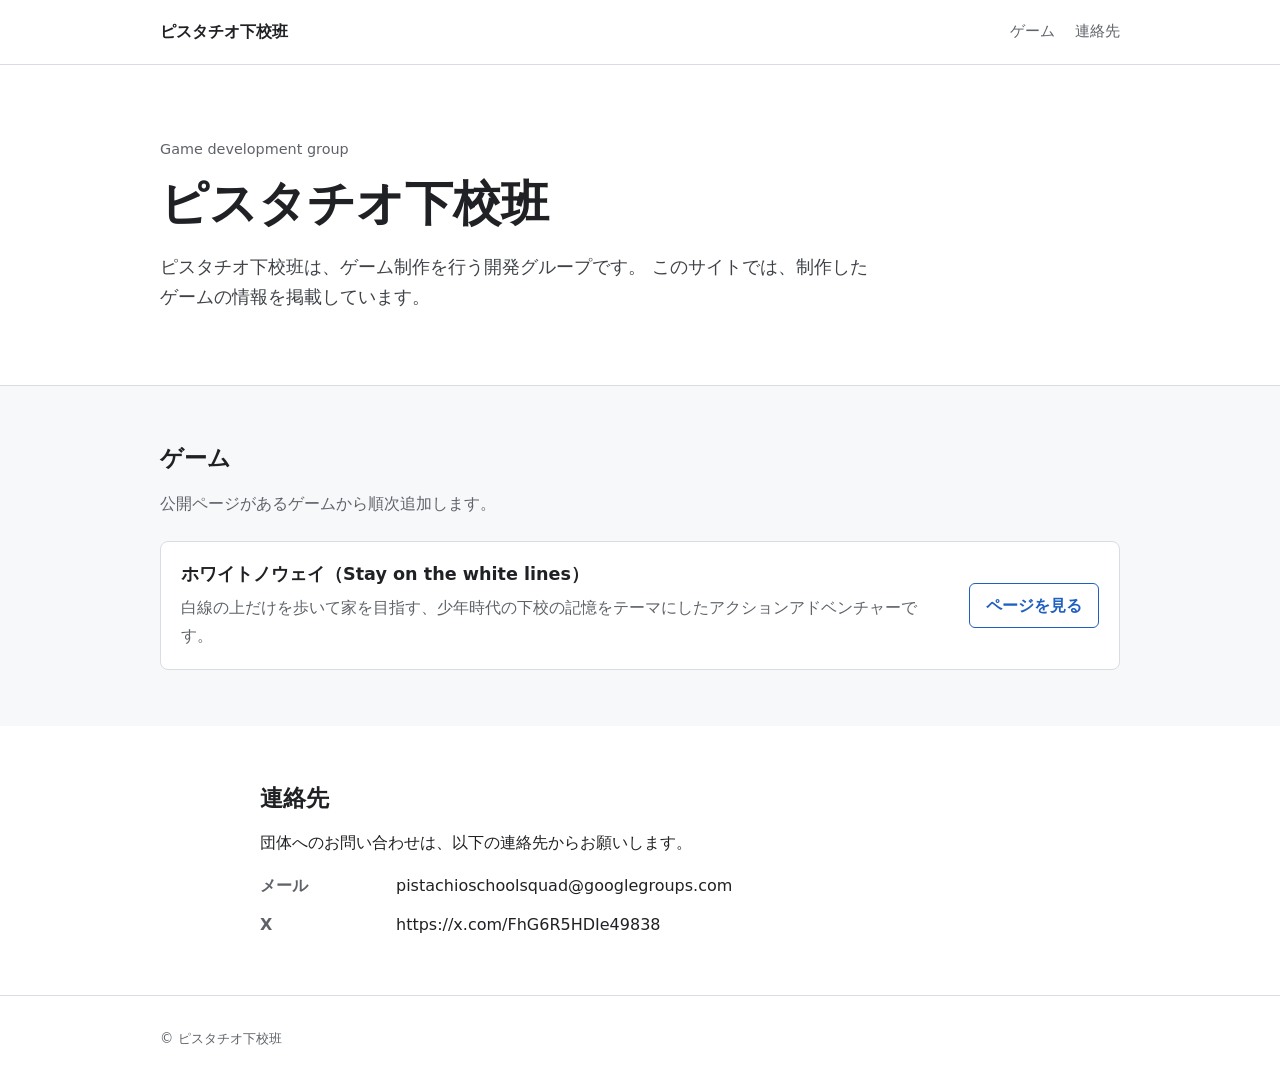
<file: index.html>
<!doctype html>
<html lang="ja">

<head>
  <meta charset="utf-8">
  <meta name="viewport" content="width=device-width, initial-scale=1">
  <title>ピスタチオ下校班 公式サイト</title>
  <meta name="description" content="ピスタチオ下校班の公式サイトです。開発中・公開中のゲーム情報を掲載しています。">
  <link rel="stylesheet" href="assets/styles.css">
</head>

<body>
  <header class="site-header">
    <div class="container header-inner">
      <a class="site-title" href="index.html">ピスタチオ下校班</a>
      <nav class="site-nav" aria-label="メインナビゲーション">
        <a href="#games">ゲーム</a>
        <a href="#contact">連絡先</a>
      </nav>
    </div>
  </header>

  <main>
    <section class="hero">
      <div class="container">
        <p class="eyebrow">Game development group</p>
        <h1>ピスタチオ下校班</h1>
        <p class="lead">
          ピスタチオ下校班は、ゲーム制作を行う開発グループです。
          このサイトでは、制作したゲームの情報を掲載しています。
        </p>
      </div>
    </section>

    <section id="games" class="section section-muted">
      <div class="container">
        <div class="section-heading">
          <h2>ゲーム</h2>
          <p>公開ページがあるゲームから順次追加します。</p>
        </div>

        <div class="game-list">
          <article class="game-item">
            <div>
              <h3>ホワイトノウェイ（Stay on the white lines）</h3>
              <p>
                白線の上だけを歩いて家を目指す、少年時代の下校の記憶をテーマにしたアクションアドベンチャーです。
              </p>
            </div>
            <a class="button" href="games/white_no_way.html">ページを見る</a>
          </article>
        </div>
      </div>
    </section>

    <section id="contact" class="section">
      <div class="container narrow">
        <h2>連絡先</h2>
        <p>団体へのお問い合わせは、以下の連絡先からお願いします。</p>
        <dl class="contact-list">
          <div>
            <dt>メール</dt>
            <dd>pistachioschoolsquad@googlegroups.com</dd>
          </div>
          <div>
            <dt>X</dt>
            <dd>https://x.com/FhG6R5HDIe49838</dd>
          </div>
        </dl>
      </div>
    </section>
  </main>

  <footer class="site-footer">
    <div class="container">
      <small>&copy; ピスタチオ下校班</small>
    </div>
  </footer>
</body>

</html>
</file>
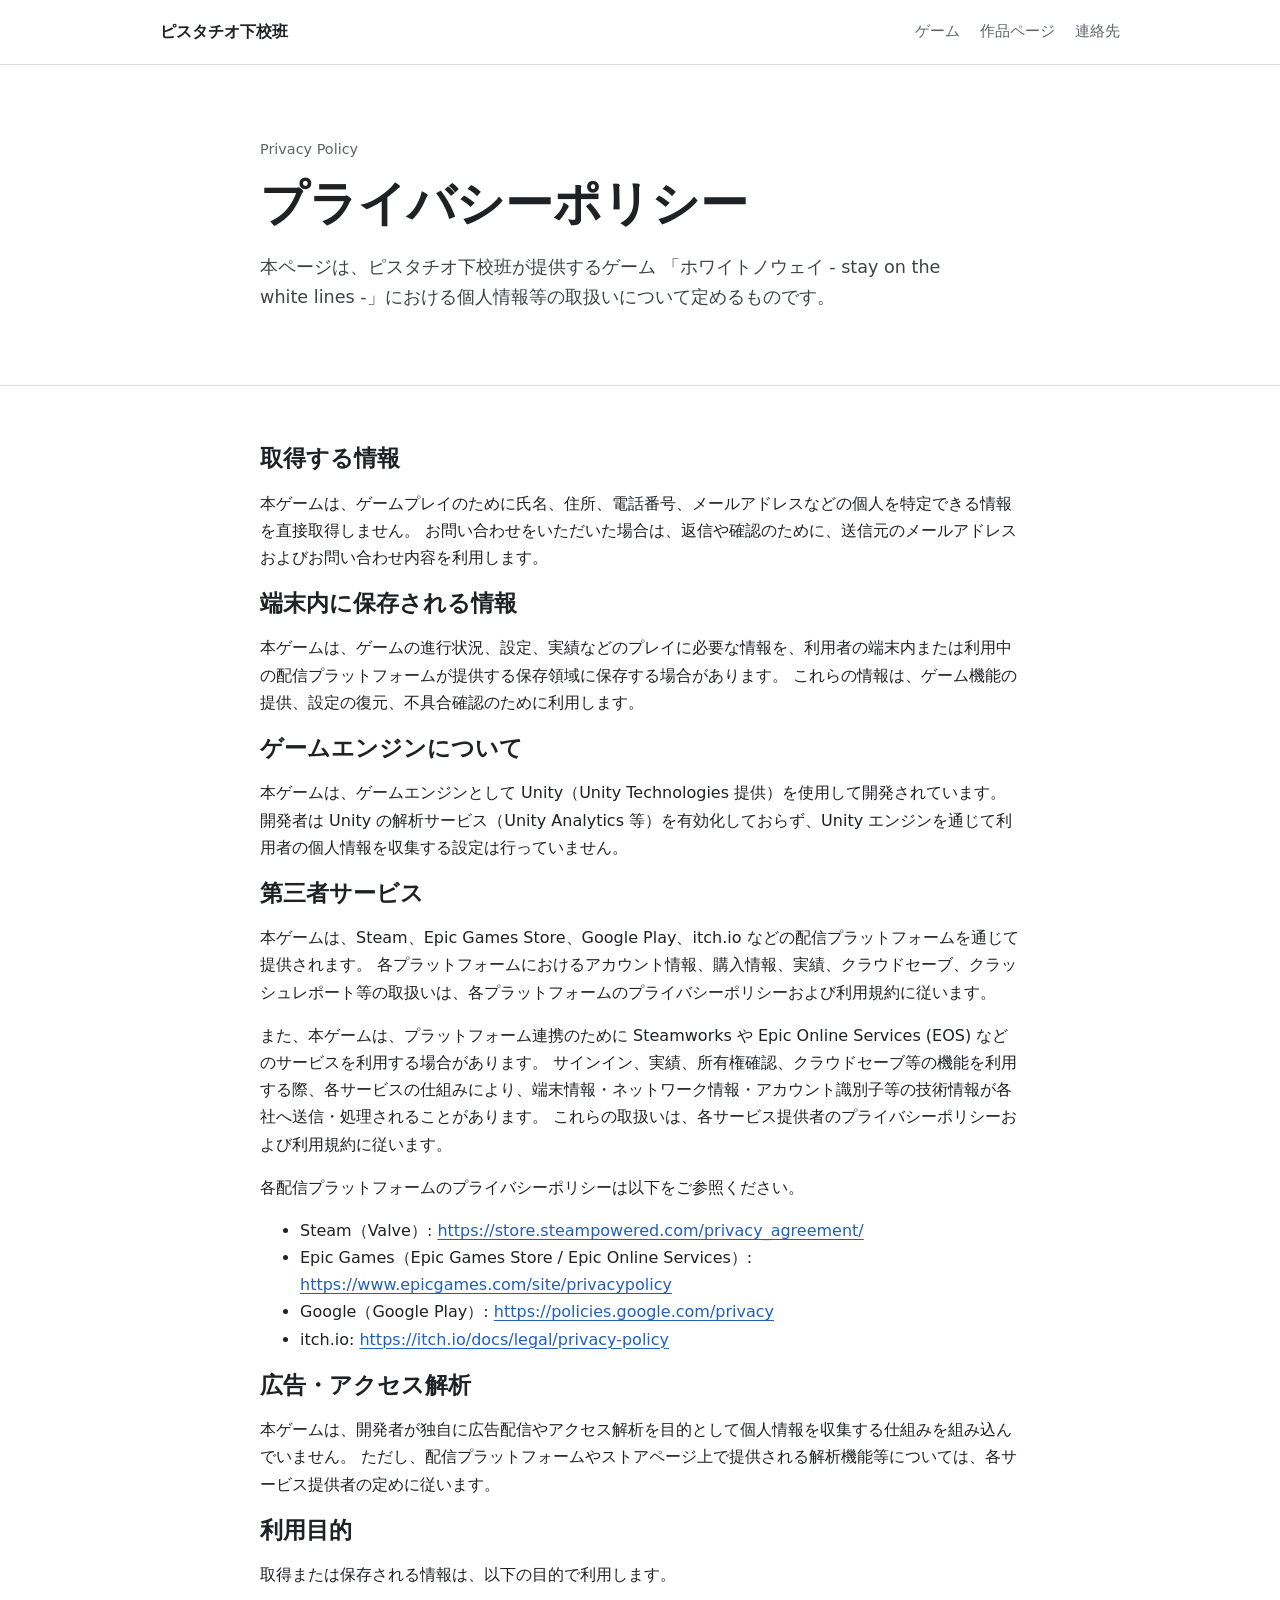
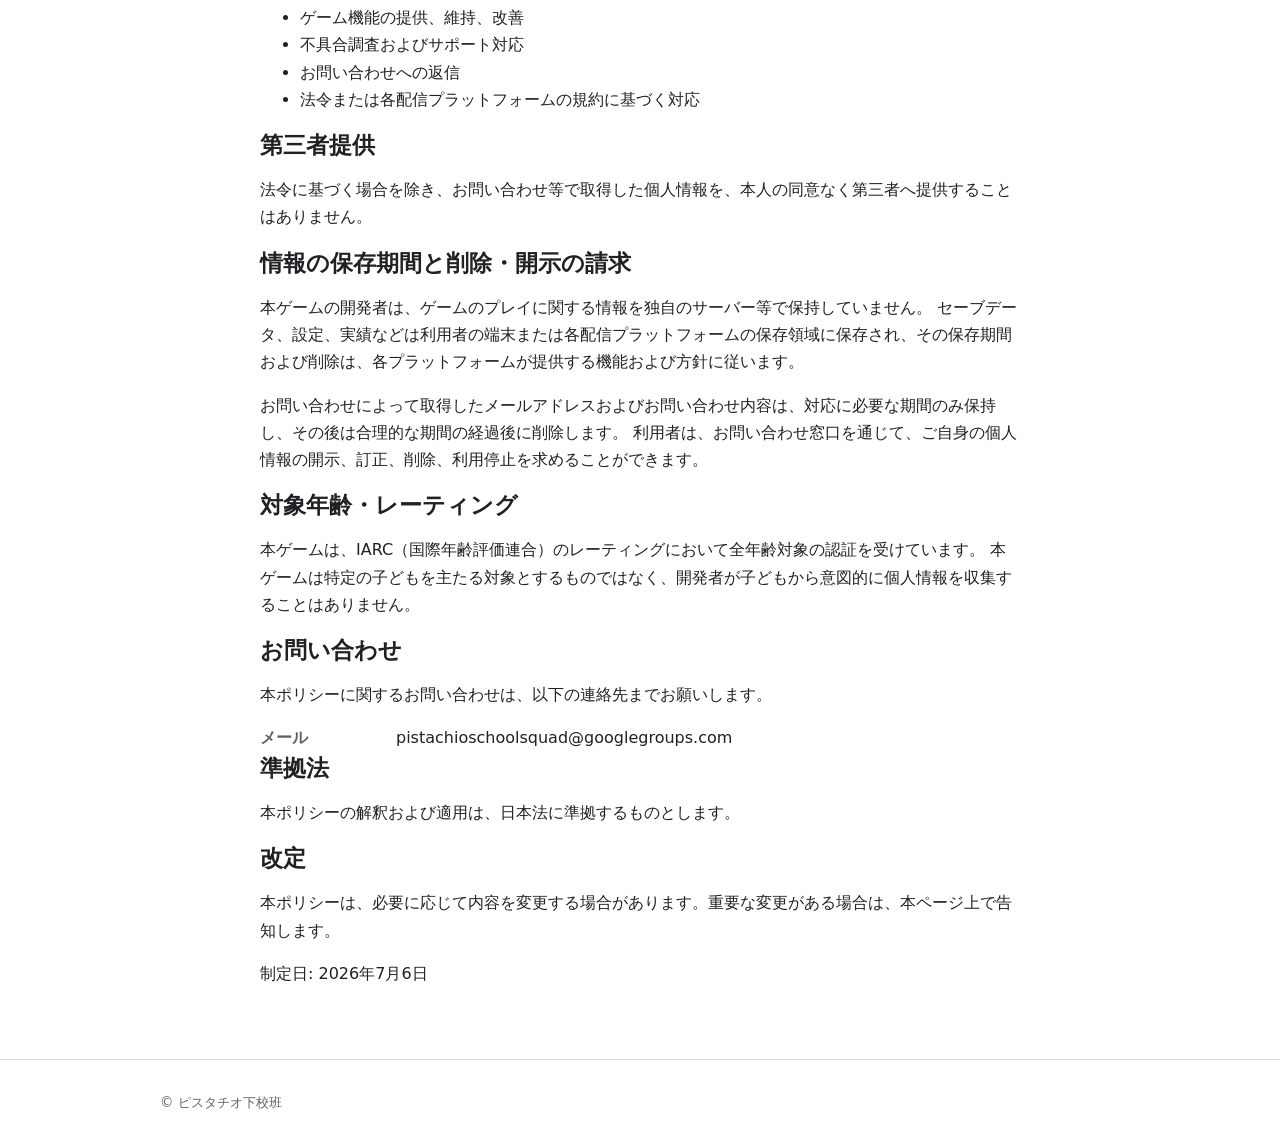
<file: games/white_no_way_privacy.html>
<!doctype html>
<html lang="ja">
<head>
  <meta charset="utf-8">
  <meta name="viewport" content="width=device-width, initial-scale=1">
  <title>ホワイトノウェイ - stay on the white lines - プライバシーポリシー | ピスタチオ下校班</title>
  <meta name="description" content="ピスタチオ下校班が提供するゲーム『ホワイトノウェイ - stay on the white lines -』のプライバシーポリシーです。">
  <link rel="stylesheet" href="../assets/styles.css">
</head>
<body>
  <header class="site-header">
    <div class="container header-inner">
      <a class="site-title" href="../index.html">ピスタチオ下校班</a>
      <nav class="site-nav" aria-label="メインナビゲーション">
        <a href="../index.html#games">ゲーム</a>
        <a href="white_no_way.html">作品ページ</a>
        <a href="../index.html#contact">連絡先</a>
      </nav>
    </div>
  </header>

  <main>
    <article class="game-page">
      <header class="game-hero">
        <div class="container narrow">
          <p class="eyebrow">Privacy Policy</p>
          <h1>プライバシーポリシー</h1>
          <p class="lead">
            本ページは、ピスタチオ下校班が提供するゲーム
            「ホワイトノウェイ - stay on the white lines -」における個人情報等の取扱いについて定めるものです。
          </p>
        </div>
      </header>

      <section class="section">
        <div class="container narrow">
          <h2>取得する情報</h2>
          <p>
            本ゲームは、ゲームプレイのために氏名、住所、電話番号、メールアドレスなどの個人を特定できる情報を直接取得しません。
            お問い合わせをいただいた場合は、返信や確認のために、送信元のメールアドレスおよびお問い合わせ内容を利用します。
          </p>

          <h2>端末内に保存される情報</h2>
          <p>
            本ゲームは、ゲームの進行状況、設定、実績などのプレイに必要な情報を、利用者の端末内または利用中の配信プラットフォームが提供する保存領域に保存する場合があります。
            これらの情報は、ゲーム機能の提供、設定の復元、不具合確認のために利用します。
          </p>

          <h2>ゲームエンジンについて</h2>
          <p>
            本ゲームは、ゲームエンジンとして Unity（Unity Technologies 提供）を使用して開発されています。
            開発者は Unity の解析サービス（Unity Analytics 等）を有効化しておらず、Unity エンジンを通じて利用者の個人情報を収集する設定は行っていません。
          </p>

          <h2>第三者サービス</h2>
          <p>
            本ゲームは、Steam、Epic Games Store、Google Play、itch.io などの配信プラットフォームを通じて提供されます。
            各プラットフォームにおけるアカウント情報、購入情報、実績、クラウドセーブ、クラッシュレポート等の取扱いは、各プラットフォームのプライバシーポリシーおよび利用規約に従います。
          </p>
          <p>
            また、本ゲームは、プラットフォーム連携のために Steamworks や Epic Online Services (EOS) などのサービスを利用する場合があります。
            サインイン、実績、所有権確認、クラウドセーブ等の機能を利用する際、各サービスの仕組みにより、端末情報・ネットワーク情報・アカウント識別子等の技術情報が各社へ送信・処理されることがあります。
            これらの取扱いは、各サービス提供者のプライバシーポリシーおよび利用規約に従います。
          </p>
          <p>各配信プラットフォームのプライバシーポリシーは以下をご参照ください。</p>
          <ul>
            <li>Steam（Valve）: <a href="https://store.steampowered.com/privacy_agreement/" target="_blank" rel="noopener noreferrer">https://store.steampowered.com/privacy_agreement/</a></li>
            <li>Epic Games（Epic Games Store / Epic Online Services）: <a href="https://www.epicgames.com/site/privacypolicy" target="_blank" rel="noopener noreferrer">https://www.epicgames.com/site/privacypolicy</a></li>
            <li>Google（Google Play）: <a href="https://policies.google.com/privacy" target="_blank" rel="noopener noreferrer">https://policies.google.com/privacy</a></li>
            <li>itch.io: <a href="https://itch.io/docs/legal/privacy-policy" target="_blank" rel="noopener noreferrer">https://itch.io/docs/legal/privacy-policy</a></li>
          </ul>

          <h2>広告・アクセス解析</h2>
          <p>
            本ゲームは、開発者が独自に広告配信やアクセス解析を目的として個人情報を収集する仕組みを組み込んでいません。
            ただし、配信プラットフォームやストアページ上で提供される解析機能等については、各サービス提供者の定めに従います。
          </p>

          <h2>利用目的</h2>
          <p>取得または保存される情報は、以下の目的で利用します。</p>
          <ul>
            <li>ゲーム機能の提供、維持、改善</li>
            <li>不具合調査およびサポート対応</li>
            <li>お問い合わせへの返信</li>
            <li>法令または各配信プラットフォームの規約に基づく対応</li>
          </ul>

          <h2>第三者提供</h2>
          <p>
            法令に基づく場合を除き、お問い合わせ等で取得した個人情報を、本人の同意なく第三者へ提供することはありません。
          </p>

          <h2>情報の保存期間と削除・開示の請求</h2>
          <p>
            本ゲームの開発者は、ゲームのプレイに関する情報を独自のサーバー等で保持していません。
            セーブデータ、設定、実績などは利用者の端末または各配信プラットフォームの保存領域に保存され、その保存期間および削除は、各プラットフォームが提供する機能および方針に従います。
          </p>
          <p>
            お問い合わせによって取得したメールアドレスおよびお問い合わせ内容は、対応に必要な期間のみ保持し、その後は合理的な期間の経過後に削除します。
            利用者は、お問い合わせ窓口を通じて、ご自身の個人情報の開示、訂正、削除、利用停止を求めることができます。
          </p>

          <h2>対象年齢・レーティング</h2>
          <p>
            本ゲームは、IARC（国際年齢評価連合）のレーティングにおいて全年齢対象の認証を受けています。
            本ゲームは特定の子どもを主たる対象とするものではなく、開発者が子どもから意図的に個人情報を収集することはありません。
          </p>

          <h2>お問い合わせ</h2>
          <p>
            本ポリシーに関するお問い合わせは、以下の連絡先までお願いします。
          </p>
          <dl class="contact-list">
            <div>
              <dt>メール</dt>
              <dd>pistachioschoolsquad@googlegroups.com</dd>
            </div>
          </dl>

          <h2>準拠法</h2>
          <p>
            本ポリシーの解釈および適用は、日本法に準拠するものとします。
          </p>

          <h2>改定</h2>
          <p>
            本ポリシーは、必要に応じて内容を変更する場合があります。重要な変更がある場合は、本ページ上で告知します。
          </p>
          <p>制定日: 2026年7月6日</p>
        </div>
      </section>
    </article>
  </main>

  <footer class="site-footer">
    <div class="container">
      <small>&copy; ピスタチオ下校班</small>
    </div>
  </footer>
</body>
</html>
</file>
<file: assets/styles.css>
:root {
  --color-text: #202124;
  --color-muted: #5f6368;
  --color-border: #d9dde3;
  --color-bg: #ffffff;
  --color-bg-muted: #f7f8fa;
  --color-link: #1f5fbf;
  --color-link-hover: #174a95;
  --container: 960px;
}

* {
  box-sizing: border-box;
}

html {
  scroll-behavior: smooth;
}

body {
  margin: 0;
  color: var(--color-text);
  background: var(--color-bg);
  font-family: system-ui, -apple-system, BlinkMacSystemFont, "Segoe UI", sans-serif;
  line-height: 1.7;
}

a {
  color: var(--color-link);
  text-decoration-thickness: 1px;
  text-underline-offset: 0.18em;
}

a:hover {
  color: var(--color-link-hover);
}

.container {
  width: min(100% - 32px, var(--container));
  margin: 0 auto;
}

.narrow {
  max-width: 760px;
}

.site-header {
  border-bottom: 1px solid var(--color-border);
  background: var(--color-bg);
}

.header-inner {
  display: flex;
  align-items: center;
  justify-content: space-between;
  gap: 24px;
  min-height: 64px;
}

.site-title {
  color: var(--color-text);
  font-weight: 700;
  text-decoration: none;
  white-space: nowrap;
}

.site-nav {
  display: flex;
  flex-wrap: wrap;
  justify-content: flex-end;
  gap: 12px 20px;
  font-size: 0.95rem;
}

.site-nav a {
  color: var(--color-muted);
  text-decoration: none;
}

.site-nav a:hover {
  color: var(--color-text);
}

.hero,
.game-hero {
  padding: 72px 0 56px;
  border-bottom: 1px solid var(--color-border);
}

.eyebrow {
  margin: 0 0 12px;
  color: var(--color-muted);
  font-size: 0.9rem;
  letter-spacing: 0;
}

h1,
h2,
h3,
p {
  overflow-wrap: anywhere;
}

h1 {
  margin: 0;
  font-size: 3rem;
  line-height: 1.25;
  letter-spacing: 0;
}

h2 {
  margin: 0 0 16px;
  font-size: 1.45rem;
  line-height: 1.35;
  letter-spacing: 0;
}

h3 {
  margin: 0 0 8px;
  font-size: 1.1rem;
  line-height: 1.4;
  letter-spacing: 0;
}

p {
  margin: 0 0 16px;
}

.lead {
  max-width: 720px;
  margin-top: 20px;
  color: #3f4348;
  font-size: 1.1rem;
}

.hero-image {
  display: block;
  width: min(100%, 616px);
  height: auto;
  margin-top: 28px;
  border: 1px solid var(--color-border);
  border-radius: 8px;
}

.section {
  padding: 56px 0;
}

.section-muted {
  background: var(--color-bg-muted);
}

.section-heading {
  margin-bottom: 24px;
}

.section-heading p {
  color: var(--color-muted);
}

.game-list {
  display: grid;
  gap: 16px;
}

.game-item {
  display: flex;
  align-items: center;
  justify-content: space-between;
  gap: 24px;
  padding: 20px;
  border: 1px solid var(--color-border);
  border-radius: 8px;
  background: var(--color-bg);
}

.game-item p {
  margin-bottom: 0;
  color: var(--color-muted);
}

.button {
  display: inline-flex;
  align-items: center;
  justify-content: center;
  min-height: 44px;
  padding: 8px 16px;
  border: 1px solid var(--color-link);
  border-radius: 6px;
  color: var(--color-link);
  font-weight: 700;
  text-decoration: none;
  white-space: nowrap;
}

.button:hover {
  border-color: var(--color-link-hover);
  color: var(--color-link-hover);
}

.contact-list,
.meta-list {
  display: grid;
  gap: 12px;
  margin: 16px 0 0;
}

.contact-list div,
.meta-list div {
  display: grid;
  grid-template-columns: 120px 1fr;
  gap: 16px;
}

dt {
  color: var(--color-muted);
  font-weight: 700;
}

dd {
  margin: 0;
}

.two-column {
  display: grid;
  grid-template-columns: minmax(0, 1fr) 320px;
  gap: 32px;
  align-items: start;
}

.info-panel {
  padding: 20px;
  border: 1px solid var(--color-border);
  border-radius: 8px;
  background: var(--color-bg);
}

.store-links {
  display: grid;
  grid-template-columns: repeat(4, minmax(0, 1fr));
  gap: 12px;
  padding: 0;
  margin: 0;
  list-style: none;
}

.store-links a,
.store-links span {
  display: flex;
  align-items: center;
  justify-content: center;
  min-height: 48px;
  padding: 8px 12px;
  border: 1px solid var(--color-border);
  border-radius: 6px;
  background: var(--color-bg);
  text-align: center;
  text-decoration: none;
}

.store-links span {
  color: var(--color-muted);
}

.screenshot-grid {
  display: grid;
  grid-template-columns: repeat(3, minmax(0, 1fr));
  gap: 16px;
}

.media-placeholder,
.video-placeholder {
  display: grid;
  place-items: center;
  min-height: 180px;
  margin: 0;
  border: 1px dashed var(--color-border);
  border-radius: 8px;
  background: var(--color-bg-muted);
  color: var(--color-muted);
  text-align: center;
}

.video-placeholder {
  aspect-ratio: 16 / 9;
  min-height: 220px;
}

.screenshot-card {
  margin: 0;
  overflow: hidden;
  border: 1px solid var(--color-border);
  border-radius: 8px;
  background: var(--color-bg);
}

.screenshot-card img,
.trailer-link img {
  display: block;
  width: 100%;
  height: auto;
}

.trailer-link {
  display: grid;
  max-width: 600px;
  overflow: hidden;
  border: 1px solid var(--color-border);
  border-radius: 8px;
  background: var(--color-bg-muted);
  color: var(--color-text);
  font-weight: 700;
  text-decoration: none;
}

.trailer-link span {
  padding: 12px 16px;
}

.site-footer {
  padding: 28px 0;
  border-top: 1px solid var(--color-border);
  color: var(--color-muted);
}

@media (max-width: 720px) {
  .header-inner,
  .game-item {
    align-items: flex-start;
    flex-direction: column;
  }

  .site-nav {
    justify-content: flex-start;
  }

  .hero,
  .game-hero {
    padding: 48px 0 40px;
  }

  .section {
    padding: 40px 0;
  }

  h1 {
    font-size: 2.25rem;
  }

  .two-column,
  .store-links,
  .screenshot-grid {
    grid-template-columns: 1fr;
  }

  .contact-list div,
  .meta-list div {
    grid-template-columns: 1fr;
    gap: 2px;
  }
}
</file>
